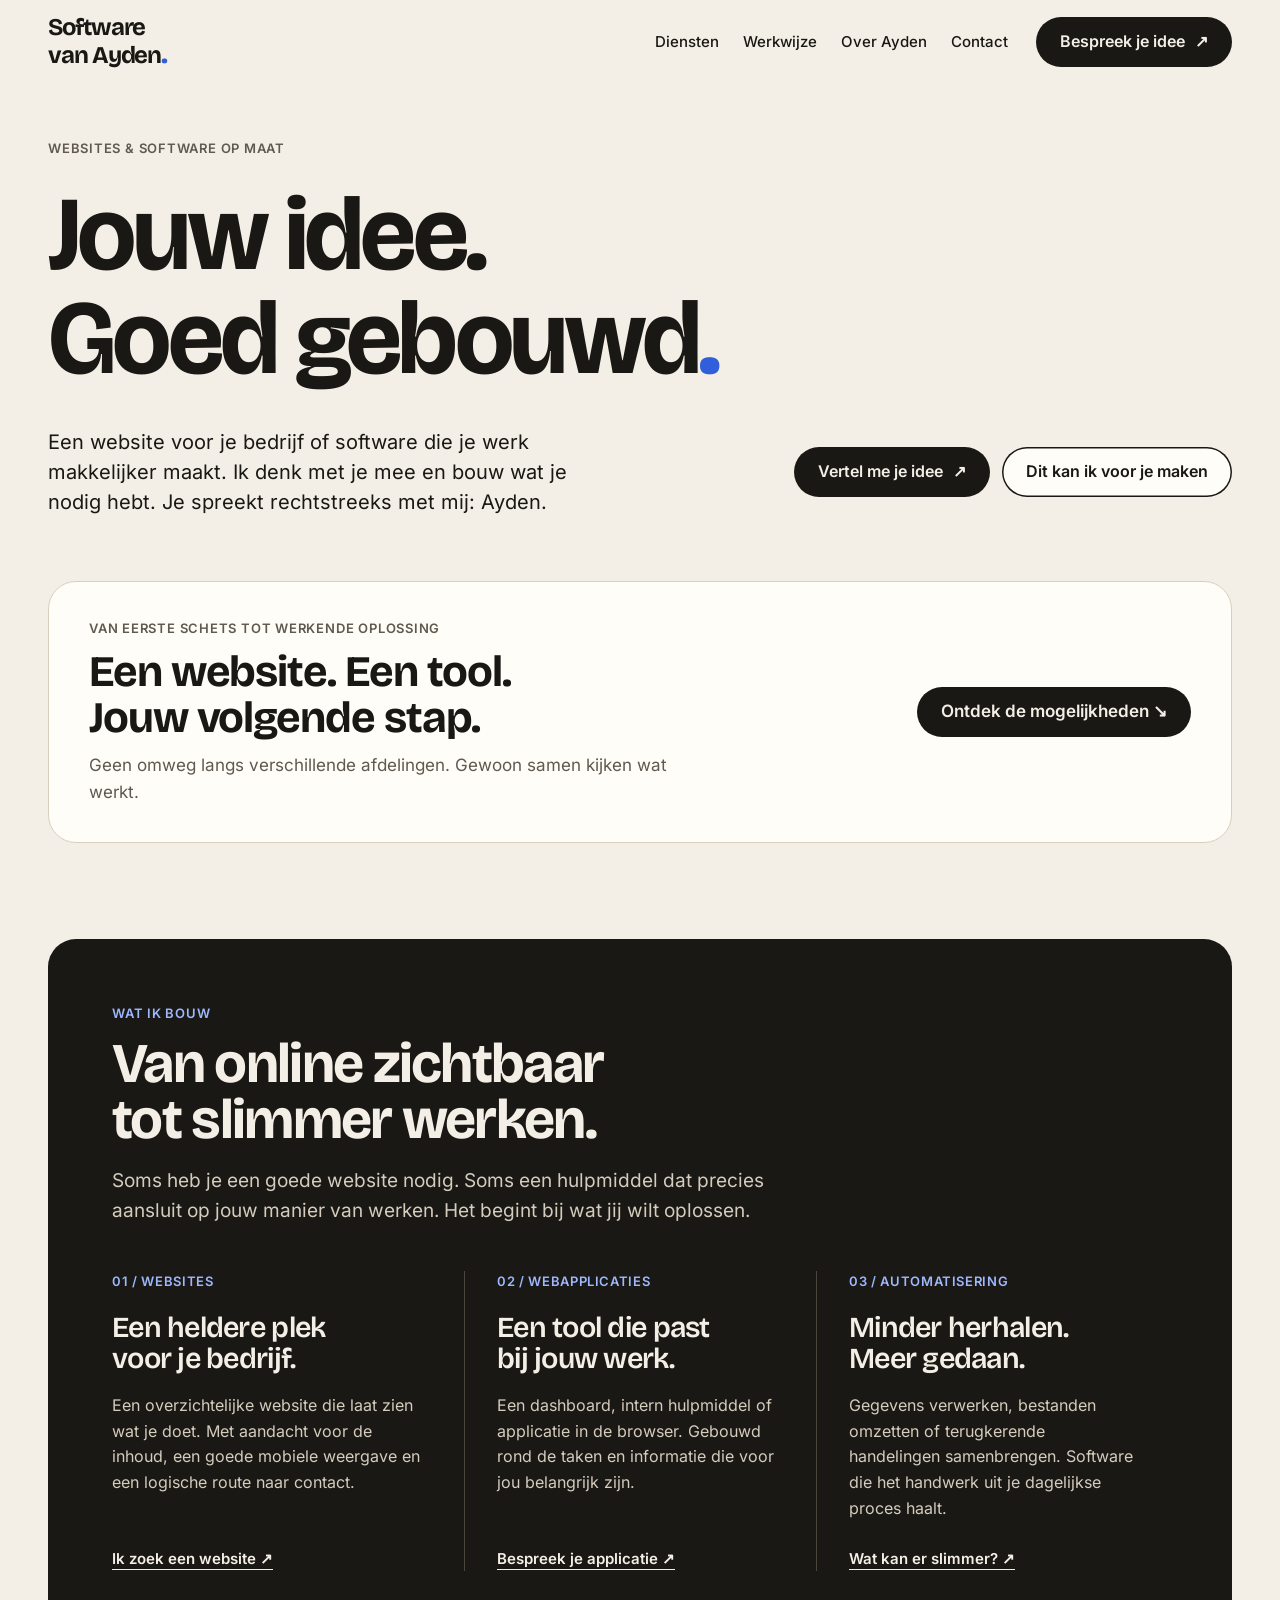
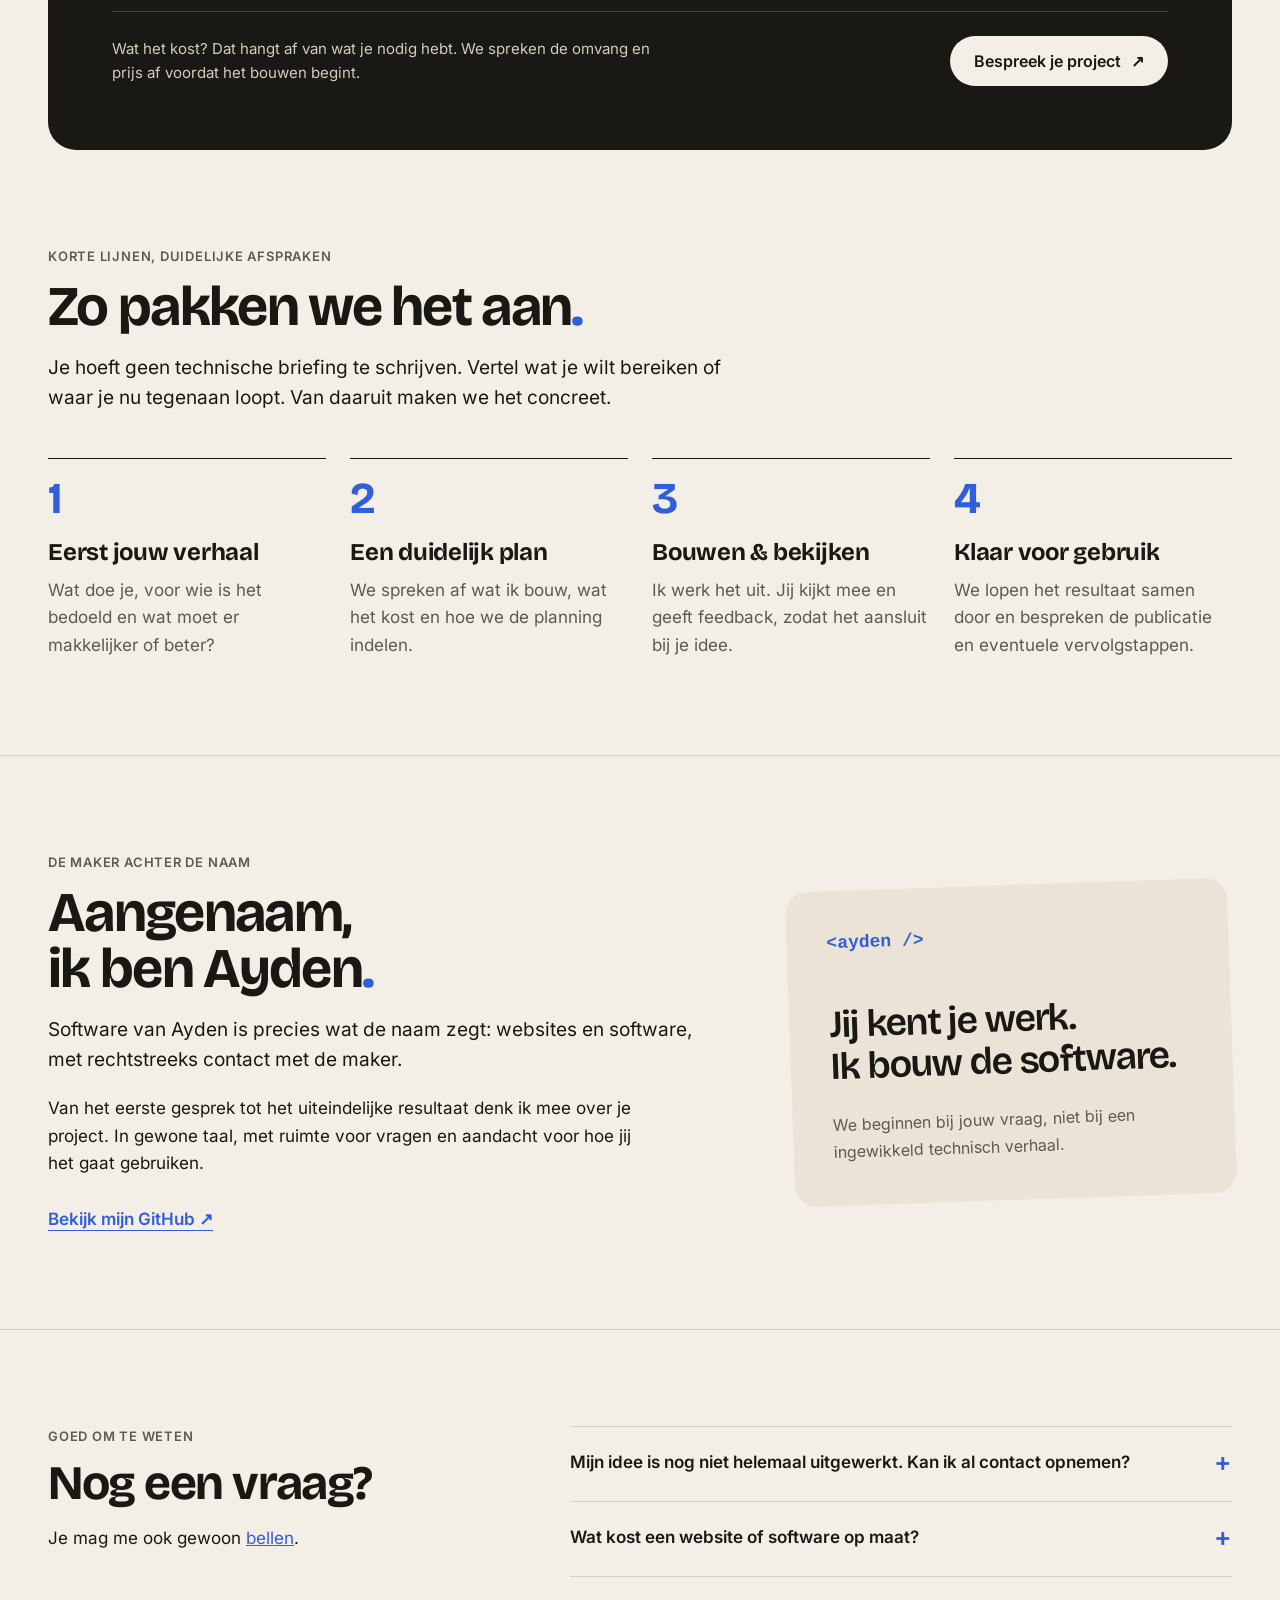
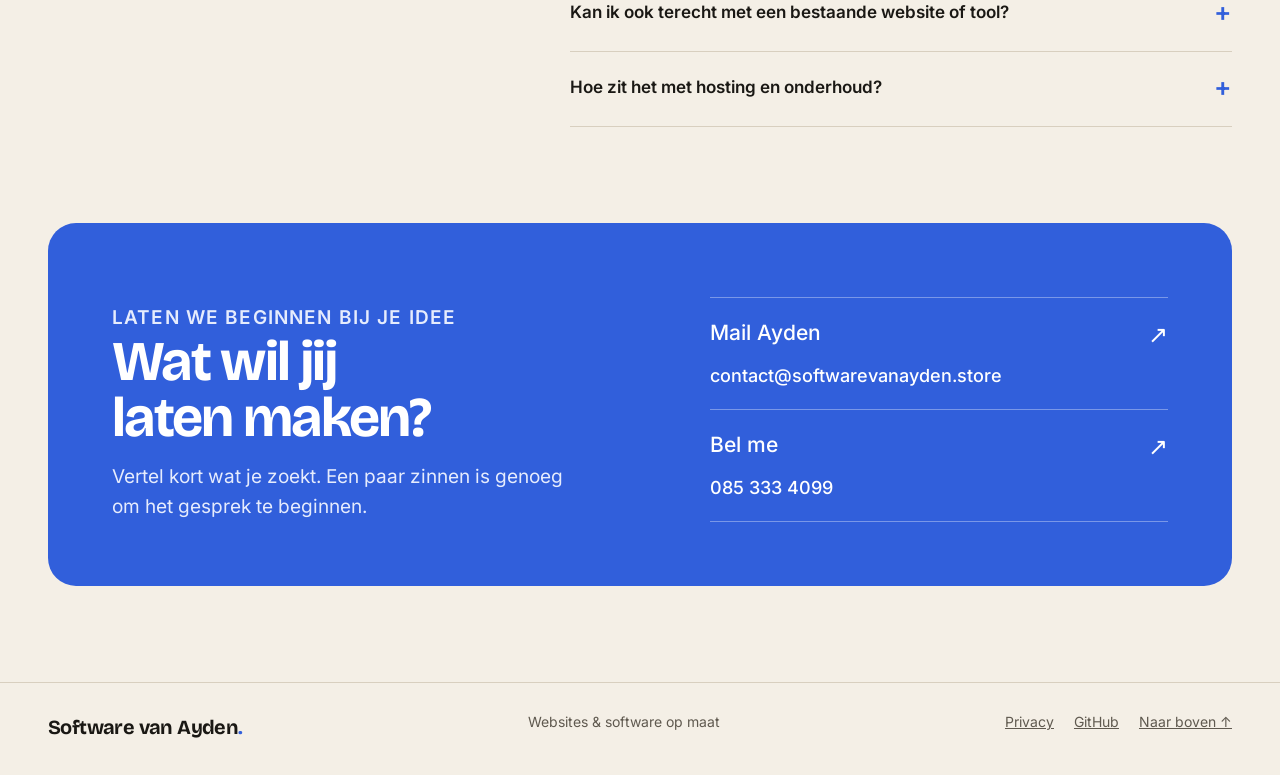
<file: index.html>
<!doctype html>
<html lang="nl">
<head>
  <meta charset="utf-8">
  <meta name="viewport" content="width=device-width,initial-scale=1">
  <title>Software van Ayden — Websites en software op maat</title>
  <meta name="description" content="Een overzichtelijke website, handige webapplicatie of minder handwerk? Software van Ayden bouwt websites en software op maat. Rechtstreeks contact met de maker.">
  <meta name="theme-color" content="#f4efe6">
  <link rel="canonical" href="https://softwarevanayden.store/">
  <meta property="og:type" content="website">
  <meta property="og:title" content="Software van Ayden — Websites en software op maat">
  <meta property="og:description" content="Van een eerste idee naar een website of tool die voor je werkt. Rechtstreeks contact met Ayden.">
  <meta property="og:locale" content="nl_NL">
  <meta property="og:site_name" content="Software van Ayden">
  <meta property="og:url" content="https://softwarevanayden.store/">
  <link rel="icon" href="assets/favicon.svg" type="image/svg+xml">
  <link rel="preload" href="assets/fonts/bricolage-grotesque-latin.woff2" as="font" type="font/woff2" crossorigin>
  <link rel="preload" href="assets/fonts/inter-latin.woff2" as="font" type="font/woff2" crossorigin>
  <link rel="stylesheet" href="styles.css">
  <script src="script.js" defer></script>
  <script type="application/ld+json">{"@context":"https://schema.org","@type":"ProfessionalService","name":"Software van Ayden","url":"https://softwarevanayden.store/","email":"contact@softwarevanayden.store","telephone":"+31853334099","description":"Websites en software op maat."}</script>
</head>
<body>
<a class="skip" href="#main">Naar de inhoud</a>
<header class="top">
  <div class="wrap">
    <a class="brand" href="#" aria-label="Software van Ayden, naar boven"><span>Software<br>van Ayden<span class="dot">.</span></span></a>
    <nav class="mainnav" aria-label="Hoofdmenu">
      <a href="#diensten">Diensten</a><a href="#werkwijze">Werkwijze</a><a href="#over">Over Ayden</a><a href="#contact">Contact</a>
    </nav>
    <div class="actions"><a class="btn" href="mailto:contact@softwarevanayden.store">Bespreek je idee <span aria-hidden="true">↗</span></a></div>
    <details class="mnav">
      <summary><svg viewBox="0 0 24 24" fill="none" stroke="currentColor" stroke-width="2" aria-hidden="true"><path d="M4 7h16M4 12h16M4 17h16"/></svg>Menu</summary>
      <nav aria-label="Mobiel menu"><ul><li><a href="#diensten">Diensten</a></li><li><a href="#werkwijze">Werkwijze</a></li><li><a href="#over">Over Ayden</a></li><li><a href="#contact">Contact</a></li></ul></nav>
    </details>
  </div>
</header>
<main id="main">
  <section class="hero">
    <div class="wrap">
      <p class="kicker">Websites &amp; software op maat</p>
      <h1>Jouw idee.<br>Goed gebouwd<span class="dot">.</span></h1>
      <div class="row">
        <p class="lead">Een website voor je bedrijf of software die je werk makkelijker maakt. Ik denk met je mee en bouw wat je nodig hebt. Je spreekt rechtstreeks met mij: Ayden.</p>
        <div class="actions"><a class="btn" href="mailto:contact@softwarevanayden.store?subject=Ik%20heb%20een%20idee">Vertel me je idee <span aria-hidden="true">↗</span></a><a class="btn light" href="#diensten">Dit kan ik voor je maken</a></div>
      </div>
    </div>
  </section>
  <section aria-labelledby="maatwerk-titel">
    <div class="wrap">
      <a class="worklink" href="#diensten"><span><span class="kicker">Van eerste schets tot werkende oplossing</span><h2 id="maatwerk-titel" class="t">Een website. Een tool. Jouw volgende stap.</h2><span class="d">Geen omweg langs verschillende afdelingen. Gewoon samen kijken wat werkt.</span></span><span class="go" aria-hidden="true">Ontdek de mogelijkheden ↘</span></a>
    </div>
  </section>
  <section class="blk" id="diensten" aria-labelledby="diensten-titel">
    <div class="wrap">
      <div class="prices">
        <p class="kicker">Wat ik bouw</p>
        <h2 id="diensten-titel">Van online zichtbaar<br>tot slimmer werken.</h2>
        <p class="intro">Soms heb je een goede website nodig. Soms een hulpmiddel dat precies aansluit op jouw manier van werken. Het begint bij wat jij wilt oplossen.</p>
        <ul class="plist services">
          <li><span class="service-number">01 / Websites</span><h3>Een heldere plek<br>voor je bedrijf.</h3><p>Een overzichtelijke website die laat zien wat je doet. Met aandacht voor de inhoud, een goede mobiele weergave en een logische route naar contact.</p><a href="mailto:contact@softwarevanayden.store?subject=Nieuwe%20website">Ik zoek een website <span aria-hidden="true">↗</span></a></li>
          <li><span class="service-number">02 / Webapplicaties</span><h3>Een tool die past<br>bij jouw werk.</h3><p>Een dashboard, intern hulpmiddel of applicatie in de browser. Gebouwd rond de taken en informatie die voor jou belangrijk zijn.</p><a href="mailto:contact@softwarevanayden.store?subject=Webapplicatie%20bespreken">Bespreek je applicatie <span aria-hidden="true">↗</span></a></li>
          <li><span class="service-number">03 / Automatisering</span><h3>Minder herhalen.<br>Meer gedaan.</h3><p>Gegevens verwerken, bestanden omzetten of terugkerende handelingen samenbrengen. Software die het handwerk uit je dagelijkse proces haalt.</p><a href="mailto:contact@softwarevanayden.store?subject=Automatisering%20bespreken">Wat kan er slimmer? <span aria-hidden="true">↗</span></a></li>
        </ul>
        <div class="more"><p>Wat het kost? Dat hangt af van wat je nodig hebt. We spreken de omvang en prijs af voordat het bouwen begint.</p><a class="btn onink" href="#contact">Bespreek je project <span aria-hidden="true">↗</span></a></div>
      </div>
    </div>
  </section>
  <section class="blk" id="werkwijze" aria-labelledby="werkwijze-titel">
    <div class="wrap">
      <p class="kicker">Korte lijnen, duidelijke afspraken</p>
      <h2 id="werkwijze-titel">Zo pakken we het aan<span class="dot">.</span></h2>
      <p class="intro">Je hoeft geen technische briefing te schrijven. Vertel wat je wilt bereiken of waar je nu tegenaan loopt. Van daaruit maken we het concreet.</p>
      <ol class="steps">
        <li><h3>Eerst jouw verhaal</h3><p>Wat doe je, voor wie is het bedoeld en wat moet er makkelijker of beter?</p></li>
        <li><h3>Een duidelijk plan</h3><p>We spreken af wat ik bouw, wat het kost en hoe we de planning indelen.</p></li>
        <li><h3>Bouwen &amp; bekijken</h3><p>Ik werk het uit. Jij kijkt mee en geeft feedback, zodat het aansluit bij je idee.</p></li>
        <li><h3>Klaar voor gebruik</h3><p>We lopen het resultaat samen door en bespreken de publicatie en eventuele vervolgstappen.</p></li>
      </ol>
    </div>
  </section>
  <section class="blk about" id="over" aria-labelledby="over-titel">
    <div class="wrap about-grid">
      <div><p class="kicker">De maker achter de naam</p><h2 id="over-titel">Aangenaam,<br>ik ben Ayden<span class="dot">.</span></h2><p class="intro">Software van Ayden is precies wat de naam zegt: websites en software, met rechtstreeks contact met de maker.</p><p>Van het eerste gesprek tot het uiteindelijke resultaat denk ik mee over je project. In gewone taal, met ruimte voor vragen en aandacht voor hoe jij het gaat gebruiken.</p><a class="textlink" href="https://github.com/AydenBreeyen" target="_blank" rel="noopener noreferrer">Bekijk mijn GitHub <span aria-hidden="true">↗</span></a></div>
      <aside class="about-note" aria-label="Samenwerken met Ayden"><span class="code-mark" aria-hidden="true">&lt;ayden /&gt;</span><p>Jij kent je werk.<br>Ik bouw de software.</p><span>We beginnen bij jouw vraag, niet bij een ingewikkeld technisch verhaal.</span></aside>
    </div>
  </section>
  <section id="vragen" class="blk faq" aria-labelledby="vragen-titel">
    <div class="wrap faq-grid"><div><p class="kicker">Goed om te weten</p><h2 id="vragen-titel">Nog een vraag?</h2><p>Je mag me ook gewoon <a href="tel:+31853334099">bellen</a>.</p></div><div class="questions">
      <details><summary>Mijn idee is nog niet helemaal uitgewerkt. Kan ik al contact opnemen?</summary><p>Ja. Vertel wat je wilt bereiken of welk probleem je wilt oplossen. Dan kijken we samen wat een logische eerste stap is.</p></details>
      <details><summary>Wat kost een website of software op maat?</summary><p>Dat is afhankelijk van de inhoud, functies en omvang. Eerst bespreken we je vraag. Daarna maken we afspraken over de prijs en wat je daarvoor krijgt.</p></details>
      <details><summary>Kan ik ook terecht met een bestaande website of tool?</summary><p>Stuur het adres van je website of leg uit welke software je gebruikt en wat je wilt veranderen. Dan bekijken we wat er mogelijk is.</p></details>
      <details><summary>Hoe zit het met hosting en onderhoud?</summary><p>Dat bespreken we bij het project. Je krijgt vooraf duidelijkheid over de plek waar je website of applicatie draait en over eventuele afspraken voor onderhoud.</p></details>
    </div></div>
  </section>
  <section id="contact" aria-labelledby="contact-titel">
    <div class="wrap"><div class="contact"><div><p class="kicker">Laten we beginnen bij je idee</p><h2 id="contact-titel" class="h2">Wat wil jij<br>laten maken?</h2><p>Vertel kort wat je zoekt. Een paar zinnen is genoeg om het gesprek te beginnen.</p></div><div class="lines"><a class="line" href="mailto:contact@softwarevanayden.store"><span>Mail Ayden <span aria-hidden="true">↗</span></span><span>contact@softwarevanayden.store</span></a><a class="line" href="tel:+31853334099"><span>Bel me <span aria-hidden="true">↗</span></span><span>085 333 4099</span></a></div></div></div>
  </section>
</main>
<footer><div class="wrap"><span class="footer-brand">Software van Ayden<span class="dot">.</span></span><span>Websites &amp; software op maat</span><nav class="links" aria-label="Voettekst"><a href="privacy.html">Privacy</a><a href="https://github.com/AydenBreeyen/softwarevanayden">GitHub</a><a href="#">Naar boven ↑</a></nav></div></footer>
<div class="mobilebar"><a class="btn" href="mailto:contact@softwarevanayden.store">Mail je idee <span aria-hidden="true">↗</span></a><a class="btn light" href="tel:+31853334099">Bel Ayden</a></div>
</body>
</html>
</file>
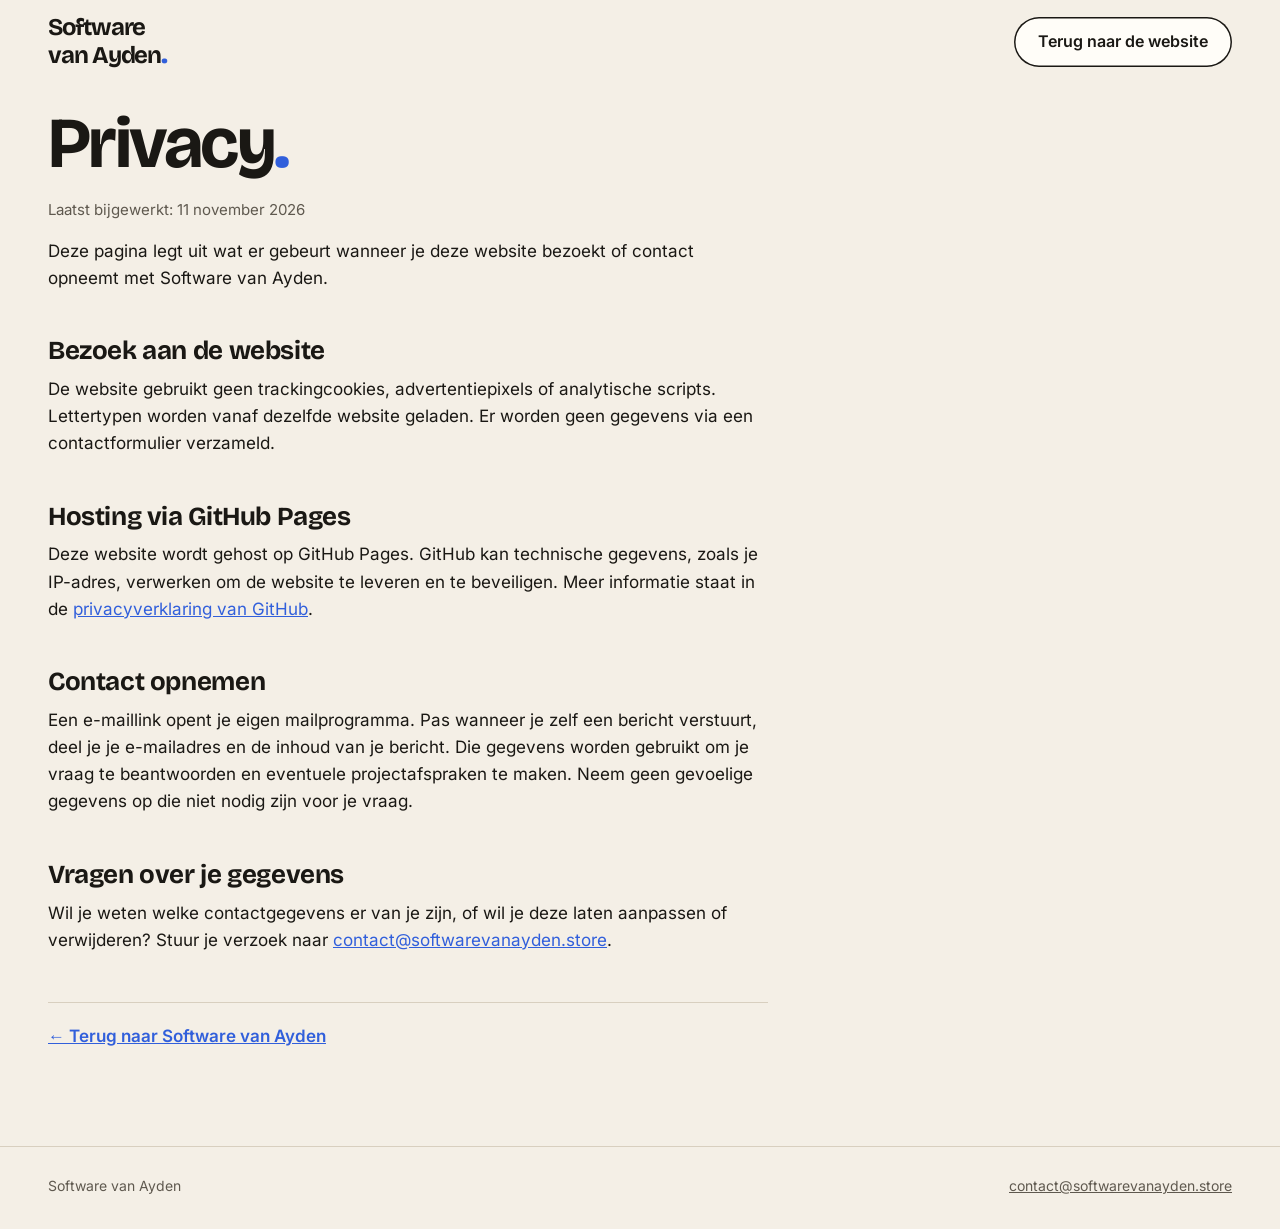
<file: privacy.html>
<!doctype html>
<html lang="nl"><head><meta charset="utf-8"><meta name="viewport" content="width=device-width,initial-scale=1"><title>Privacy — Software van Ayden</title><meta name="description" content="Hoe deze website omgaat met privacy en contactgegevens."><link rel="icon" href="assets/favicon.svg" type="image/svg+xml"><link rel="stylesheet" href="styles.css"></head><body><a class="skip" href="#main">Naar de inhoud</a><header class="top"><div class="wrap"><a class="brand" href="./"><span>Software<br>van Ayden<span class="dot">.</span></span></a><a class="btn light back-home" href="./">Terug naar de website</a></div></header><main class="legal" id="main"><div class="wrap"><article class="doc"><h1>Privacy<span class="dot">.</span></h1><p class="meta">Laatst bijgewerkt: 11 november 2026</p><p>Deze pagina legt uit wat er gebeurt wanneer je deze website bezoekt of contact opneemt met Software van Ayden.</p><h2>Bezoek aan de website</h2><p>De website gebruikt geen trackingcookies, advertentiepixels of analytische scripts. Lettertypen worden vanaf dezelfde website geladen. Er worden geen gegevens via een contactformulier verzameld.</p><h2>Hosting via GitHub Pages</h2><p>Deze website wordt gehost op GitHub Pages. GitHub kan technische gegevens, zoals je IP-adres, verwerken om de website te leveren en te beveiligen. Meer informatie staat in de <a href="https://docs.github.com/en/site-policy/privacy-policies/github-general-privacy-statement">privacyverklaring van GitHub</a>.</p><h2>Contact opnemen</h2><p>Een e-maillink opent je eigen mailprogramma. Pas wanneer je zelf een bericht verstuurt, deel je je e-mailadres en de inhoud van je bericht. Die gegevens worden gebruikt om je vraag te beantwoorden en eventuele projectafspraken te maken. Neem geen gevoelige gegevens op die niet nodig zijn voor je vraag.</p><h2>Vragen over je gegevens</h2><p>Wil je weten welke contactgegevens er van je zijn, of wil je deze laten aanpassen of verwijderen? Stuur je verzoek naar <a href="mailto:contact@softwarevanayden.store">contact@softwarevanayden.store</a>.</p><p class="back"><a href="./">← Terug naar Software van Ayden</a></p></article></div></main><footer><div class="wrap"><span>Software van Ayden</span><a href="mailto:contact@softwarevanayden.store">contact@softwarevanayden.store</a></div></footer></body></html>
</file>
<file: styles.css>
/* Software van Ayden — op verzoek gebaseerd op de vormgeving van larce.nl.
   Crème papier, Bricolage/Inter, blauwe accenten en donkere dienstensectie. */
/* Fonts zelf gehost (SIL Open Font License), geen verzoeken naar Google;
   gewichtsas ingeperkt tot wat de site gebruikt (Bricolage 500-700, Inter 400-700) */
@font-face{font-family:"Bricolage Grotesque";font-style:normal;font-weight:500 700;font-display:swap;src:url(assets/fonts/bricolage-grotesque-latin.woff2) format("woff2")}
@font-face{font-family:"Inter";font-style:normal;font-weight:400 700;font-display:swap;src:url(assets/fonts/inter-latin.woff2) format("woff2")}
:root{
  --paper:#f4efe6;--paper-2:#ebe4d6;--card:#fffdf8;--ink:#1a1814;--ink-2:#2b2822;--muted:#5f594f;--line:#d8cfbf;
  --on-ink:#f4efe6;--on-ink-muted:#d4ccbd;--on-ink-line:#4a453c;
  /* merkkleur = kleur van de stip in het Larce-logo (#315FDB); de lichte tinten zijn alleen vlakken */
  --accent:#315fdb;--accent-ink:#315fdb;--accent-light:#9db8ff;--accent-soft:#dde5fa;--accent-line:#b8c6ef;
  --display:"Bricolage Grotesque","Segoe UI",Arial,sans-serif;--body:Inter,"Segoe UI",Arial,sans-serif;
  --max:1240px;--gutter:28px;--radius:18px;--radius-lg:28px
}
*{box-sizing:border-box}
html{scroll-behavior:smooth;scroll-padding-top:24px}
@media (prefers-reduced-motion:reduce){html{scroll-behavior:auto}}
body{margin:0;background:var(--paper);color:var(--ink);font:400 17px/1.6 var(--body);-webkit-font-smoothing:antialiased}
img{max-width:100%;height:auto;display:block}
/* koppen evenwichtig afbreken: geen los woord op de laatste regel */
h1,h2,h3{text-wrap:balance}
a{color:var(--accent-ink)}
:focus-visible{outline:3px solid var(--accent);outline-offset:3px;border-radius:4px}
/* hover-overgangen: 0,25 s fade */
a,.btn,.worklink,.worklink .go,.mnav summary,.mnav a{transition:color .25s ease,background-color .25s ease,border-color .25s ease,box-shadow .25s ease,text-decoration-color .25s ease,transform .1s ease}
.sr-only{position:absolute;width:1px;height:1px;margin:-1px;overflow:hidden;clip:rect(0 0 0 0);white-space:nowrap;border:0}
.skip{position:absolute;left:16px;top:-60px;background:var(--ink);color:var(--paper);padding:10px 16px;border-radius:8px;z-index:10}
.skip:focus{top:16px}
.wrap{max-width:var(--max);margin:0 auto;padding:0 var(--gutter)}
.logo{display:block;width:112px;height:auto}

/* knoppen */
.btn{display:inline-flex;align-items:center;justify-content:center;gap:10px;min-height:50px;padding:0 24px;border-radius:999px;background:var(--ink);color:var(--paper);font:600 16px/1.2 var(--body);text-decoration:none;border:0;cursor:pointer}
.btn svg{width:18px;height:18px;flex:none}
.btn.light{background:var(--card);color:var(--ink);box-shadow:inset 0 0 0 1.5px var(--ink)}
.btn.onink{background:var(--paper);color:var(--ink)}

/* header */
header.top .wrap{display:flex;align-items:center;gap:28px;min-height:84px}
.top .mainnav{display:flex;gap:26px;margin-left:auto;font-weight:500;font-size:15px}
.top .mainnav a{color:var(--ink);text-decoration:none}
.top .actions{display:flex;gap:10px}

/* hero */
.hero{padding:40px 0 64px}
.hero h1{font-family:var(--display);font-weight:700;font-size:clamp(40px,7.4vw,104px);line-height:.95;letter-spacing:-.035em;margin:0;max-width:13ch;overflow-wrap:break-word}
.dot{color:var(--accent)}
.hero .row{display:grid;grid-template-columns:minmax(0,6fr) minmax(0,5fr);gap:48px;margin-top:36px;align-items:end}
.hero .lead{font-size:20px;line-height:1.5;margin:0;max-width:44ch}
.hero .actions{display:flex;gap:12px;flex-wrap:wrap;justify-content:flex-end}

/* secties */
section.blk{padding:96px 0}
.blk h2,.h2{font-family:var(--display);font-weight:700;font-size:clamp(32px,4.4vw,56px);line-height:1;letter-spacing:-.03em;margin:0 0 18px}
.intro{max-width:58ch;font-size:19px;margin:0 0 44px}
.kicker{font-size:13px;font-weight:600;letter-spacing:.06em;text-transform:uppercase;color:var(--muted);margin:0 0 12px}

/* werk */
.showcase{display:grid;grid-template-columns:minmax(0,7fr) minmax(0,5fr);grid-template-rows:auto auto;gap:24px}
.project{background:var(--card);border-radius:var(--radius);overflow:hidden;border:1px solid var(--line);display:flex;flex-direction:column}
.project.big{grid-row:span 2}
.shot{position:relative;background:var(--paper-2);border-bottom:1px solid var(--line);overflow:hidden}
.shot > img.desk{width:100%;aspect-ratio:16/10;object-fit:cover;object-position:top}
.project:not(.big) .shot > img.desk{aspect-ratio:16/8.5}
.project.big .shot{padding:28px 28px 0}
.project.big .shot > img.desk{border-radius:10px 10px 0 0;box-shadow:0 0 0 1px var(--line)}
@media (min-width:901px){
  .project.big .shot{flex:1 1 auto;display:flex;flex-direction:column}
  .project.big .shot > img.desk{flex:1 1 auto;height:0;min-height:100%;aspect-ratio:auto}
}
.phone{position:absolute;right:28px;bottom:-40px;width:24%;border-radius:18px;border:6px solid var(--ink);box-shadow:0 10px 30px rgba(26,24,20,.25);aspect-ratio:9/17;object-fit:cover;object-position:top}
.project .info{padding:22px 24px 24px;display:flex;flex-direction:column;gap:6px}
.project .kind{font-size:13px;font-weight:600;letter-spacing:.06em;text-transform:uppercase;color:var(--muted)}
.project h3{font-family:var(--display);font-weight:700;font-size:28px;letter-spacing:-.02em;line-height:1.1;margin:0}
.project.big h3{font-size:36px}
.project p{margin:0}
.project a{font-weight:600}

/* link naar het werk op web.larce.nl */
.worklink{display:flex;align-items:center;justify-content:space-between;gap:32px;padding:36px 40px;background:var(--card);border:1px solid var(--line);border-radius:var(--radius-lg);color:var(--ink);text-decoration:none}
.worklink .kicker{display:block}
.worklink .t{display:block;font-family:var(--display);font-weight:700;font-size:clamp(28px,3.4vw,44px);line-height:1.05;letter-spacing:-.025em;margin:0}
.worklink .d{display:block;margin-top:10px;color:var(--muted);max-width:56ch}
.worklink .go{flex:none;display:inline-flex;align-items:center;gap:10px;min-height:50px;padding:0 24px;border-radius:999px;background:var(--ink);color:var(--paper);font-weight:600}
.worklink .go svg{width:18px;height:18px}

/* prijzen */
.prices{background:var(--ink);color:var(--on-ink);border-radius:var(--radius-lg);padding:64px}
.prices .intro{color:var(--on-ink-muted)}
.prices :focus-visible{outline-color:var(--accent-light)}
.plist{display:grid;grid-template-columns:repeat(3,minmax(0,1fr));gap:0;margin:0;padding:0;list-style:none}
.plist > li{padding:0 32px 0 0}
.plist > li + li{padding-left:32px;border-left:1px solid var(--on-ink-line)}
.amt{display:block;font-family:var(--display);font-weight:700;font-size:56px;letter-spacing:-.03em;line-height:1;font-variant-numeric:tabular-nums}
.amt small{font-size:20px;font-weight:500;letter-spacing:0}
.vat{display:block;font-family:var(--body);font-size:13px;line-height:1.4;font-weight:500;color:var(--on-ink-muted);margin-top:4px}
.care .vat{margin:3px 0 8px}
.atiers .vat{color:var(--muted);margin:6px 0 10px}
.plist h3{font-size:19px;margin:14px 0 6px;font-weight:600}
.plist p{margin:0;color:var(--on-ink-muted);font-size:16px}
.care{margin-top:48px;padding-top:32px;border-top:1px solid var(--on-ink-line)}
.care h3{font-size:13px;font-weight:600;letter-spacing:.06em;text-transform:uppercase;color:var(--on-ink-muted);margin:0 0 18px}
.care ul{list-style:none;margin:0;padding:0;display:grid;grid-template-columns:repeat(3,minmax(0,1fr));gap:16px}
.care li{border:1px solid var(--on-ink-line);border-radius:14px;padding:18px 20px}
.care b{display:block;font-weight:600}
.care .p{font-family:var(--display);font-weight:700;font-size:30px;letter-spacing:-.02em;font-variant-numeric:tabular-nums}
.care .p small{font-family:var(--body);font-size:15px;font-weight:500;color:var(--on-ink-muted)}
.care span.d{display:block;color:var(--on-ink-muted);font-size:15px}
.fine{font-size:14px;color:var(--on-ink-muted);margin:16px 0 0;max-width:80ch}
.more{display:flex;justify-content:space-between;align-items:center;gap:24px;flex-wrap:wrap;margin:40px 0 0;padding-top:24px;border-top:1px solid var(--on-ink-line)}
.more p{margin:0;color:var(--on-ink-muted);font-size:15px;max-width:60ch}

/* audit */
.audit{display:grid;grid-template-columns:minmax(0,5fr) minmax(0,6fr);gap:56px;align-items:start}
.audit .panel{background:var(--accent-soft);border-radius:22px;padding:40px}
.audit .panel ol{margin:0;padding:0 0 0 22px;display:grid;gap:12px}
.audit .panel li::marker{font-weight:700;color:var(--accent-ink)}
.atiers{list-style:none;margin:28px 0 0;padding:22px 0 0;border-top:1px solid var(--accent-line);display:grid;grid-template-columns:repeat(3,minmax(0,1fr));gap:16px}
.atiers b{display:block;font-weight:600;font-size:15px}
.atiers .p{font-family:var(--display);font-size:30px;font-weight:700;letter-spacing:-.02em}
.atiers span.d{display:block;color:var(--muted);font-size:14px;line-height:1.45}
.audit .cta{display:flex;gap:12px;flex-wrap:wrap;margin-top:28px}
.scope{font-size:14px;color:var(--muted);margin:22px 0 0}

/* werkwijze */
.steps{list-style:none;margin:0;padding:0;display:grid;grid-template-columns:repeat(4,minmax(0,1fr));gap:24px;counter-reset:s}
.steps li{counter-increment:s;border-top:1.5px solid var(--ink);padding-top:18px}
.steps li::before{content:counter(s);display:block;font-family:var(--display);font-weight:700;font-size:44px;line-height:1;color:var(--accent);margin-bottom:12px}
.steps h3{font-family:var(--display);font-size:24px;margin:0 0 6px;font-weight:700;letter-spacing:-.01em}
.steps p{margin:0;color:var(--muted)}

/* mensen */
.people{display:grid;grid-template-columns:repeat(2,minmax(0,1fr));gap:24px;max-width:860px}
.person{display:flex;gap:20px;align-items:center;background:var(--card);border:1px solid var(--line);border-radius:var(--radius);padding:20px}
.person .face{flex:none;width:96px;height:96px;border-radius:50%;background:#1E293B;display:block;object-fit:cover}
.person h3{font-family:var(--display);font-size:24px;margin:0;font-weight:700}
.person p{margin:2px 0 0;color:var(--muted);font-size:15px}

/* contact */
.contact{background:var(--accent);color:#fff;border-radius:var(--radius-lg);padding:64px;display:grid;grid-template-columns:minmax(0,6fr) minmax(0,5fr);gap:48px;align-items:end}
.contact h2{color:#fff;margin:0}
.contact p{margin:16px 0 0;font-size:19px;color:#e6ecfd;max-width:40ch}
.contact .lines{display:grid}
.contact a.line{display:flex;justify-content:space-between;align-items:center;gap:16px;padding:18px 0;border-bottom:1px solid rgba(255,255,255,.35);color:#fff;text-decoration:underline;text-decoration-color:transparent;text-underline-offset:5px;font-size:20px;font-weight:500}
.contact a.line:first-child{border-top:1px solid rgba(255,255,255,.35)}
.contact a.line span:last-child{font-size:16px;opacity:.9}
.contact a.line:focus-visible{outline-color:#fff}

footer{border-top:1px solid var(--line);padding:28px 0 32px;font-size:14px;color:var(--muted);margin-top:96px}
footer .wrap{display:flex;justify-content:space-between;gap:20px;flex-wrap:wrap}
footer a{color:var(--muted)}
footer .links{display:flex;gap:20px;flex-wrap:wrap}
footer a[aria-current]{color:var(--ink);text-decoration:none}

/* privacyverklaring en voorwaarden */
.top .actions.push{margin-left:auto}
.legal{padding:24px 0 0}
.legal .doc{max-width:720px}
.legal h1{font-family:var(--display);font-weight:700;font-size:clamp(36px,5.6vw,72px);line-height:1;letter-spacing:-.035em;margin:0 0 18px}
.legal .meta{color:var(--muted);font-size:15px;margin:0 0 16px}
.legal h2{font-family:var(--display);font-weight:700;font-size:26px;line-height:1.15;letter-spacing:-.015em;margin:44px 0 10px}
.legal p{margin:0 0 14px}
.legal ul{margin:0 0 14px;padding-left:22px;display:grid;gap:8px}
.legal li::marker{color:var(--accent)}
.legal .back{margin-top:48px;padding-top:20px;border-top:1px solid var(--line);font-weight:600}
.mobilebar{display:none}

/* mobiel menu */
.mnav{display:none;position:relative}
.mnav summary{list-style:none;display:inline-flex;align-items:center;gap:8px;min-height:44px;padding:0 16px;border-radius:999px;box-shadow:inset 0 0 0 1.5px var(--ink);font-weight:600;font-size:15px;cursor:pointer;background:var(--card)}
.mnav summary::-webkit-details-marker{display:none}
.mnav summary svg{width:18px;height:18px}
.mnav[open] summary{background:var(--ink);color:var(--paper)}
.mnav ul{position:absolute;right:0;top:calc(100% + 8px);z-index:6;list-style:none;margin:0;padding:8px;min-width:210px;background:var(--card);border:1px solid var(--line);border-radius:14px;box-shadow:0 12px 30px rgba(26,24,20,.15)}
.mnav a{display:block;padding:12px 14px;border-radius:8px;color:var(--ink);text-decoration:none;font-weight:500}

/* hover alleen op apparaten met een muis: op touchscreens blijft :hover na een tik hangen.
   Alles verloopt naar de merkkleur; de tweede knop wordt bij hover dus niet zwart (dan lijkt hij op de eerste) */
@media (hover:hover){
  a:hover{color:var(--ink)}
  .btn:hover{background:var(--accent);color:#fff}
  .btn.light:hover{background:var(--accent-soft);color:var(--ink);box-shadow:inset 0 0 0 1.5px var(--accent)}
  .btn.onink:hover{background:var(--accent-light);color:var(--ink)}
  .top .mainnav a:hover{color:var(--accent-ink)}
  .mnav summary:hover{background:var(--accent-soft);box-shadow:inset 0 0 0 1.5px var(--accent)}
  .mnav[open] summary:hover{background:var(--ink);box-shadow:inset 0 0 0 1.5px var(--ink)}
  .mnav a:hover{background:var(--accent-soft)}
  .contact a.line:hover{color:#fff;text-decoration-color:currentColor}
  footer a:hover{color:var(--ink)}
  .worklink:hover{border-color:var(--ink)}
  .worklink:hover .go{background:var(--accent);color:#fff}
}
.btn:active{transform:translateY(1px)}

/* animaties: alleen kleur, transform en opacity (geen layout), en niets bij 'minder beweging' */
@media (prefers-reduced-motion:no-preference){
  .mnav[open] ul{animation:menu-in .2s ease-out}
  /* rustig inschuiven bij het scrollen; zonder JavaScript, browsers zonder ondersteuning tonen alles direct */
  @supports (animation-timeline:view()){
    .worklink,.prices,.audit .panel,.steps li,.contact{animation:reveal linear both;animation-timeline:view();animation-range:entry 0% entry 240px}
  }
}
@media (prefers-reduced-motion:reduce){.btn:active{transform:none}}
@keyframes menu-in{from{opacity:0;transform:translateY(-6px)}}
@keyframes reveal{from{opacity:0;transform:translateY(24px)}}

@media (max-width:1100px){
  .top .mainnav{gap:18px}
  .top .actions .btn.light{display:none}
  .atiers{grid-template-columns:minmax(0,1fr)}
}

@media (max-width:900px){
  :root{--gutter:20px}
  html{scroll-padding-bottom:96px}
  .top .mainnav,.top .actions{display:none}
  .mnav{display:block;margin-left:auto}
  .hero{padding:16px 0 40px}
  .hero .row{grid-template-columns:minmax(0,1fr);gap:24px}
  .hero .actions{justify-content:flex-start}
  .showcase{grid-template-columns:minmax(0,1fr)}
  .project.big{grid-row:auto}
  .project.big h3{font-size:30px}
  .project.big .shot{padding:16px 16px 0}
  .phone{right:16px;width:28%;border-width:4px;border-radius:12px;bottom:-24px}
  section.blk{padding:64px 0}
  .prices,.contact{padding:36px 24px;border-radius:20px}
  .plist{grid-template-columns:minmax(0,1fr);gap:28px}
  .plist > li,.plist > li + li{padding:0;border-left:0}
  .plist > li + li{padding-top:28px;border-top:1px solid var(--on-ink-line)}
  .amt{font-size:46px}
  .care ul{grid-template-columns:minmax(0,1fr)}
  .audit{grid-template-columns:minmax(0,1fr);gap:28px}
  .audit .panel{padding:28px 22px}
  .steps{grid-template-columns:repeat(2,minmax(0,1fr));row-gap:32px}
  .people{grid-template-columns:minmax(0,1fr)}
  .worklink{flex-direction:column;align-items:flex-start;gap:20px;padding:28px 22px;border-radius:20px}
  .contact{grid-template-columns:minmax(0,1fr);gap:28px}
  footer{margin-top:64px}
  body{padding-bottom:calc(76px + env(safe-area-inset-bottom))}
  .mobilebar{display:flex;gap:10px;position:fixed;left:0;right:0;bottom:0;z-index:5;padding:12px 16px calc(12px + env(safe-area-inset-bottom));background:var(--paper);border-top:1px solid var(--line)}
  .mobilebar .btn{flex:1;min-height:50px;padding:0 12px}
  .mobilebar .btn.wa{flex:1.4}
}
@media (max-width:420px){.steps{grid-template-columns:minmax(0,1fr)}.more .btn{width:100%}}

/* Eigen merk en inhoud: één site, rechtstreeks contact met de maker. */
.brand{flex:none;color:var(--ink);text-decoration:none;font-family:var(--display);font-size:24px;line-height:.95;font-weight:700;letter-spacing:-.045em;display:inline-flex;align-items:center;min-height:64px}
.brand .dot{font-size:1.25em}
.top .mainnav{gap:24px}
.top .actions{flex:none}
.hero{padding-top:54px}
.hero h1{max-width:16ch;font-size:clamp(46px,8.2vw,112px);line-height:.99}
.hero .kicker{margin-bottom:24px}
.hero .row{align-items:center}
.services h3{font-family:var(--display);font-size:29px;font-weight:600;line-height:1.1;letter-spacing:-.025em;margin:20px 0 18px}
.service-number{color:var(--accent-light);font-size:13px;font-weight:600;text-transform:uppercase;letter-spacing:.05em}
.prices .kicker{color:var(--accent-light)}
.services li{display:flex;flex-direction:column;align-items:flex-start}
.services p{margin-bottom:26px}
.services a{margin-top:auto;color:var(--on-ink);font-size:15px;font-weight:600;text-underline-offset:5px}
#werkwijze{padding-top:0}
.about{border-top:1px solid var(--line);border-bottom:1px solid var(--line)}
.about-grid{display:grid;grid-template-columns:minmax(0,6fr) minmax(0,4fr);gap:80px;align-items:center}
.about .intro{margin-bottom:20px}
.about p:not(.kicker){max-width:54ch}
.textlink{display:inline-block;margin-top:12px;font-weight:600;text-underline-offset:5px}
.about-note{padding:40px;background:var(--paper-2);border-radius:22px;transform:rotate(-2deg)}
.about-note .code-mark{display:block;font:600 18px/1.4 ui-monospace,monospace;color:var(--accent);margin-bottom:48px}
.about-note p{font:600 clamp(28px,3vw,38px)/1.1 var(--display);letter-spacing:-.03em;margin:0 0 24px}
.about-note>span:last-child{color:var(--muted);font-size:16px}
.faq-grid{display:grid;grid-template-columns:minmax(0,4fr) minmax(0,6fr);gap:80px}
.faq h2{font-size:clamp(32px,4vw,48px)}
.questions details{border-top:1px solid var(--line);padding:22px 0}
.questions details:last-child{border-bottom:1px solid var(--line)}
.questions summary{list-style:none;cursor:pointer;display:flex;align-items:start;justify-content:space-between;gap:24px;font-weight:600;min-height:30px}
.questions summary::-webkit-details-marker{display:none}
.questions summary::after{content:'+';color:var(--accent);font-size:26px;line-height:1;flex:none}
.questions details[open] summary::after{content:'−'}
.questions p{color:var(--muted);margin:16px 28px 0 0}
.contact .kicker{color:#e6ecfd}
.contact a.line{flex-direction:column;align-items:flex-start;gap:8px}
.contact a.line span:last-child{font-size:clamp(14px,1.45vw,18px);opacity:1;overflow-wrap:anywhere}
.contact a.line>span:first-child{display:flex;width:100%;justify-content:space-between;font-size:21px}
.contact a.line>span:first-child>span{font-size:24px}
.footer-brand{font-family:var(--display);font-weight:700;font-size:20px;letter-spacing:-.03em;color:var(--ink)}
.back-home{margin-left:auto}
/* De inhoud blijft zichtbaar zonder scrollanimaties. */
.worklink,.prices,.audit .panel,.steps li,.contact{animation:none}
@media (hover:hover){.brand:hover,.textlink:hover{color:var(--accent)}.services a:hover{color:var(--accent-light)}}
@media (max-width:1100px){.top .actions{display:none}}
@media (max-width:900px){
  .hero{padding-top:24px}.hero h1{font-size:clamp(46px,10vw,84px)}
  .hero .kicker{font-size:11px;letter-spacing:.04em;margin-bottom:20px}
  .hero .row{margin-top:28px}.hero .lead{font-size:18px}
  .about-grid,.faq-grid{grid-template-columns:minmax(0,1fr);gap:36px}
  .about-note{transform:none;max-width:560px}
  .about-note .code-mark{margin-bottom:32px}
  .services h3{font-size:29px}
  .services p{max-width:58ch}.services a{margin-top:0}
  .contact a.line span:last-child{font-size:16px}
  footer .wrap{flex-direction:column;gap:14px}
}
@media (max-width:420px){
  .brand{font-size:22px}.hero .actions{flex-direction:column;align-items:stretch}
  .hero .actions .btn{padding:0 16px}.worklink .go{font-size:14px;padding:0 18px}
  .about-note{padding:28px}.back-home{font-size:13px;padding:0 14px}
}
</file>
